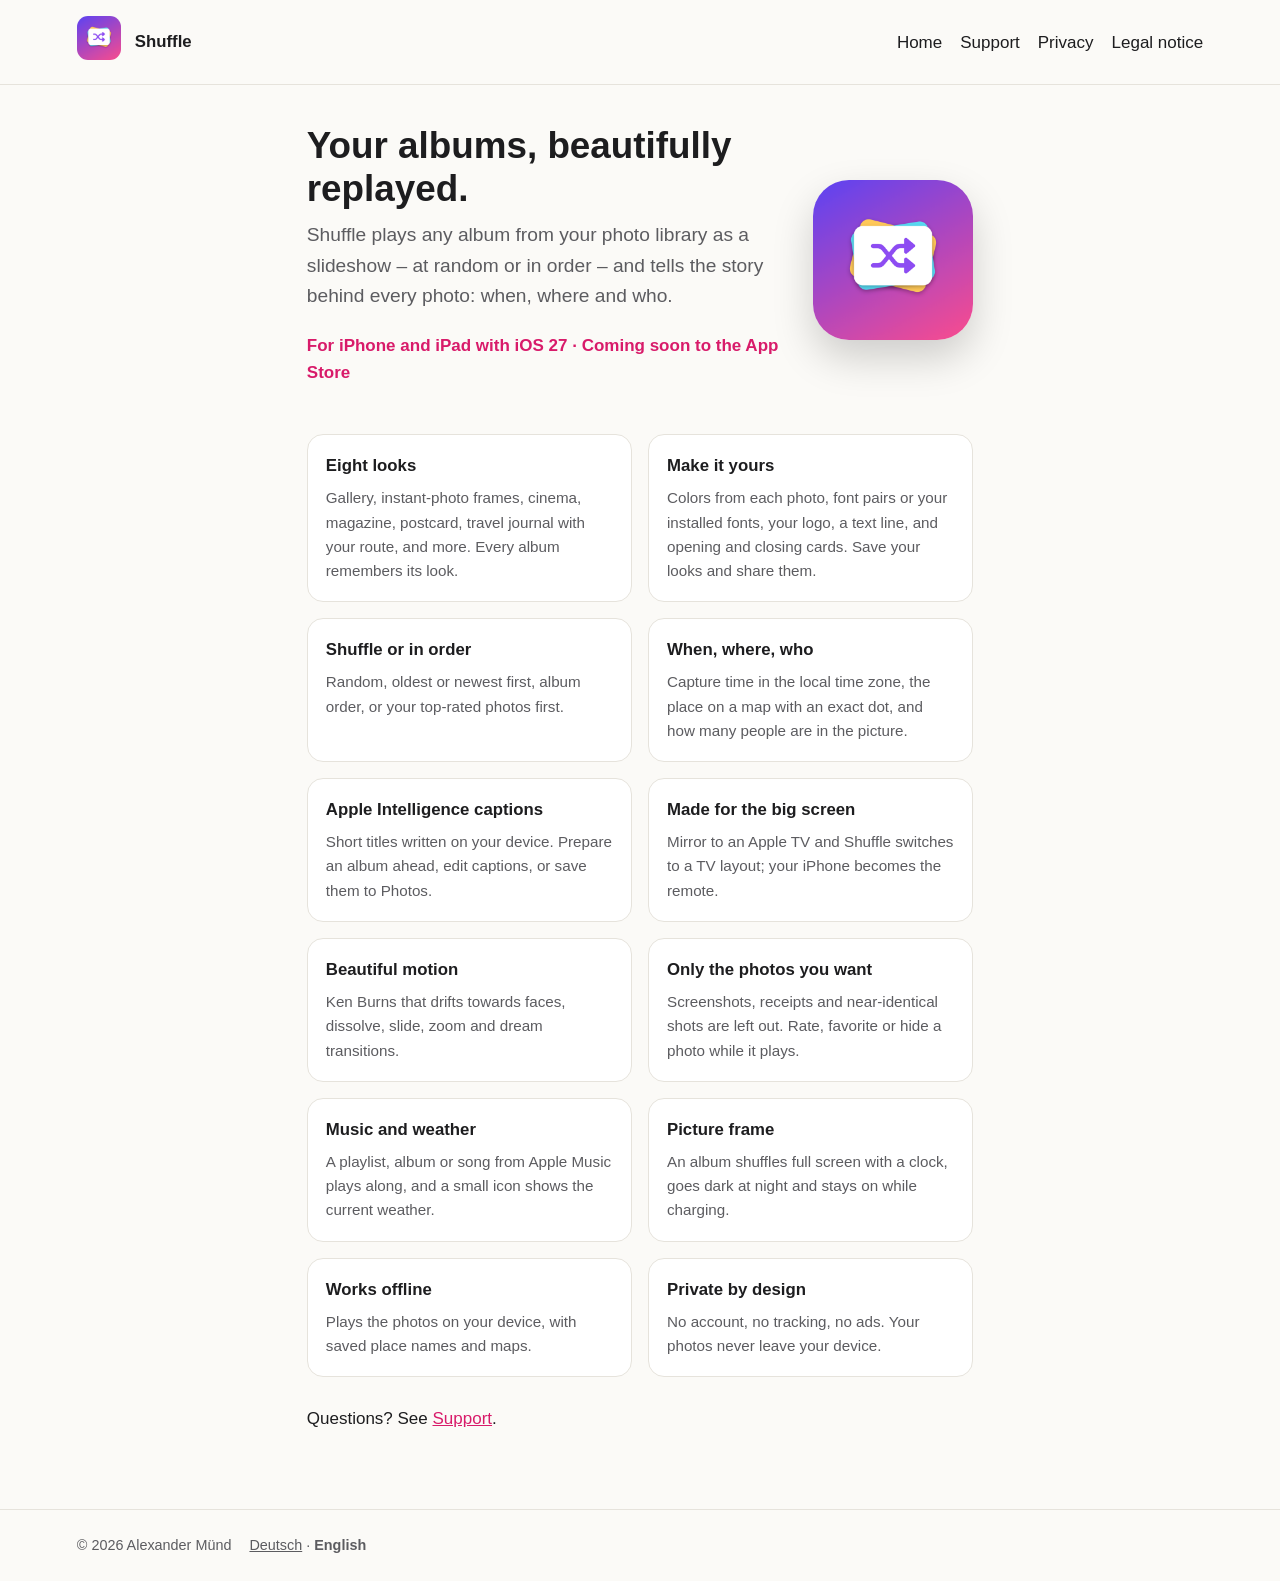
<file: index.html>
<!doctype html><html lang="en"><head><meta charset="utf-8"><meta name="viewport" content="width=device-width,initial-scale=1">
<link rel="stylesheet" href="style.css"><link rel="icon" href="favicon.png"><link rel="apple-touch-icon" href="apple-touch-icon.png">
<title>Shuffle – Photo Slideshows for iPhone, iPad and Apple TV</title><meta name="description" content="Play any photo album as a beautiful slideshow, shuffled or in order, with the story behind every photo."><link rel="alternate" hreflang="en" href="https://alymnd.github.io/shuffle-app/index.html"><link rel="alternate" hreflang="de" href="https://alymnd.github.io/shuffle-app/de/index.html"></head><body><header><a href="index.html"><img src="icon.png" alt=""></a><strong>Shuffle</strong><nav><a href="index.html">Home</a><a href="support.html">Support</a><a href="privacy.html">Privacy</a><a href="impressum.html">Legal notice</a></nav></header><main>
<div class="hero"><div><h1>Your albums, beautifully replayed.</h1>
<p class="lead">Shuffle plays any album from your photo library as a slideshow – at random or in order – and tells the story behind every photo: when, where and who.</p>
<p class="avail">For iPhone and iPad with iOS 27 · Coming soon to the App Store</p></div><img src="icon.png" alt="Shuffle app icon"></div>
<div class="grid">
<div class="card"><h3>Eight looks</h3><p>Gallery, instant-photo frames, cinema, magazine, postcard, travel journal with your route, and more. Every album remembers its look.</p></div>
<div class="card"><h3>Make it yours</h3><p>Colors from each photo, font pairs or your installed fonts, your logo, a text line, and opening and closing cards. Save your looks and share them.</p></div>
<div class="card"><h3>Shuffle or in order</h3><p>Random, oldest or newest first, album order, or your top-rated photos first.</p></div>
<div class="card"><h3>When, where, who</h3><p>Capture time in the local time zone, the place on a map with an exact dot, and how many people are in the picture.</p></div>
<div class="card"><h3>Apple Intelligence captions</h3><p>Short titles written on your device. Prepare an album ahead, edit captions, or save them to Photos.</p></div>
<div class="card"><h3>Made for the big screen</h3><p>Mirror to an Apple TV and Shuffle switches to a TV layout; your iPhone becomes the remote.</p></div>
<div class="card"><h3>Beautiful motion</h3><p>Ken Burns that drifts towards faces, dissolve, slide, zoom and dream transitions.</p></div>
<div class="card"><h3>Only the photos you want</h3><p>Screenshots, receipts and near-identical shots are left out. Rate, favorite or hide a photo while it plays.</p></div>
<div class="card"><h3>Music and weather</h3><p>A playlist, album or song from Apple Music plays along, and a small icon shows the current weather.</p></div>
<div class="card"><h3>Picture frame</h3><p>An album shuffles full screen with a clock, goes dark at night and stays on while charging.</p></div>
<div class="card"><h3>Works offline</h3><p>Plays the photos on your device, with saved place names and maps.</p></div>
<div class="card"><h3>Private by design</h3><p>No account, no tracking, no ads. Your photos never leave your device.</p></div>
</div>
<p>Questions? See <a href="support.html">Support</a>.</p>
</main><footer><span>© 2026 Alexander Münd</span><span><a href="de/index.html" hreflang="de">Deutsch</a> · <strong>English</strong></span></footer></body></html>
</file>
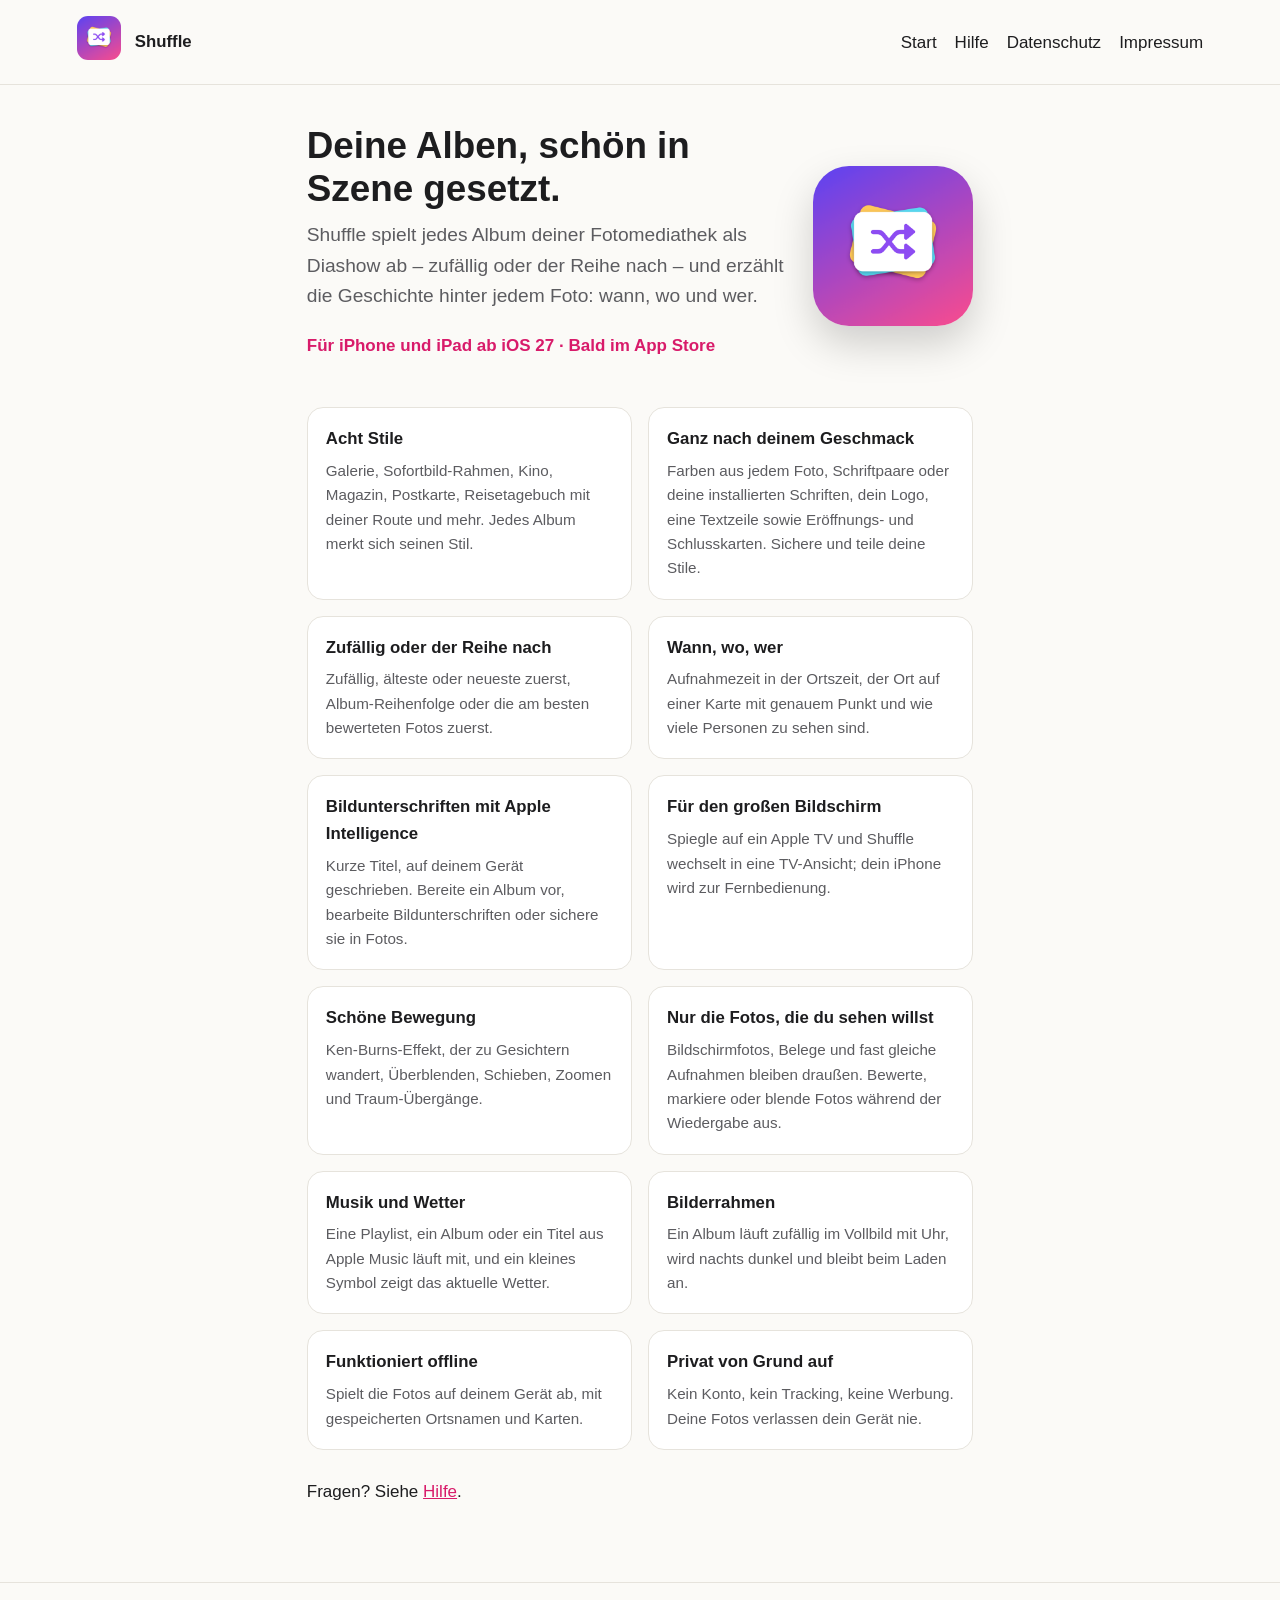
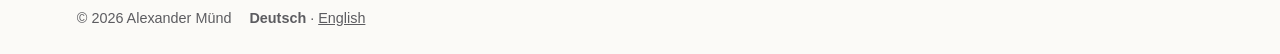
<file: de/index.html>
<!doctype html><html lang="de"><head><meta charset="utf-8"><meta name="viewport" content="width=device-width,initial-scale=1">
<link rel="stylesheet" href="../style.css"><link rel="icon" href="../favicon.png"><link rel="apple-touch-icon" href="../apple-touch-icon.png">
<title>Shuffle – Foto-Diashows für iPhone, iPad und Apple TV</title><meta name="description" content="Spiele jedes Fotoalbum als schöne Diashow ab, zufällig oder der Reihe nach, mit der Geschichte hinter jedem Foto."><link rel="alternate" hreflang="en" href="https://alymnd.github.io/shuffle-app/index.html"><link rel="alternate" hreflang="de" href="https://alymnd.github.io/shuffle-app/de/index.html"></head><body><header><a href="../de/index.html"><img src="../icon.png" alt=""></a><strong>Shuffle</strong><nav><a href="../de/index.html">Start</a><a href="../de/hilfe.html">Hilfe</a><a href="../datenschutz.html">Datenschutz</a><a href="../impressum.html">Impressum</a></nav></header><main>
<div class="hero"><div><h1>Deine Alben, schön in Szene gesetzt.</h1>
<p class="lead">Shuffle spielt jedes Album deiner Fotomediathek als Diashow ab – zufällig oder der Reihe nach – und erzählt die Geschichte hinter jedem Foto: wann, wo und wer.</p>
<p class="avail">Für iPhone und iPad ab iOS 27 · Bald im App Store</p></div><img src="../icon.png" alt="App-Symbol von Shuffle"></div>
<div class="grid">
<div class="card"><h3>Acht Stile</h3><p>Galerie, Sofortbild-Rahmen, Kino, Magazin, Postkarte, Reisetagebuch mit deiner Route und mehr. Jedes Album merkt sich seinen Stil.</p></div>
<div class="card"><h3>Ganz nach deinem Geschmack</h3><p>Farben aus jedem Foto, Schriftpaare oder deine installierten Schriften, dein Logo, eine Textzeile sowie Eröffnungs- und Schlusskarten. Sichere und teile deine Stile.</p></div>
<div class="card"><h3>Zufällig oder der Reihe nach</h3><p>Zufällig, älteste oder neueste zuerst, Album-Reihenfolge oder die am besten bewerteten Fotos zuerst.</p></div>
<div class="card"><h3>Wann, wo, wer</h3><p>Aufnahmezeit in der Ortszeit, der Ort auf einer Karte mit genauem Punkt und wie viele Personen zu sehen sind.</p></div>
<div class="card"><h3>Bildunterschriften mit Apple Intelligence</h3><p>Kurze Titel, auf deinem Gerät geschrieben. Bereite ein Album vor, bearbeite Bildunterschriften oder sichere sie in Fotos.</p></div>
<div class="card"><h3>Für den großen Bildschirm</h3><p>Spiegle auf ein Apple TV und Shuffle wechselt in eine TV-Ansicht; dein iPhone wird zur Fernbedienung.</p></div>
<div class="card"><h3>Schöne Bewegung</h3><p>Ken-Burns-Effekt, der zu Gesichtern wandert, Überblenden, Schieben, Zoomen und Traum-Übergänge.</p></div>
<div class="card"><h3>Nur die Fotos, die du sehen willst</h3><p>Bildschirmfotos, Belege und fast gleiche Aufnahmen bleiben draußen. Bewerte, markiere oder blende Fotos während der Wiedergabe aus.</p></div>
<div class="card"><h3>Musik und Wetter</h3><p>Eine Playlist, ein Album oder ein Titel aus Apple Music läuft mit, und ein kleines Symbol zeigt das aktuelle Wetter.</p></div>
<div class="card"><h3>Bilderrahmen</h3><p>Ein Album läuft zufällig im Vollbild mit Uhr, wird nachts dunkel und bleibt beim Laden an.</p></div>
<div class="card"><h3>Funktioniert offline</h3><p>Spielt die Fotos auf deinem Gerät ab, mit gespeicherten Ortsnamen und Karten.</p></div>
<div class="card"><h3>Privat von Grund auf</h3><p>Kein Konto, kein Tracking, keine Werbung. Deine Fotos verlassen dein Gerät nie.</p></div>
</div>
<p>Fragen? Siehe <a href="hilfe.html">Hilfe</a>.</p>
</main><footer><span>© 2026 Alexander Münd</span><span><strong>Deutsch</strong> · <a href="../index.html" hreflang="en">English</a></span></footer></body></html>
</file>
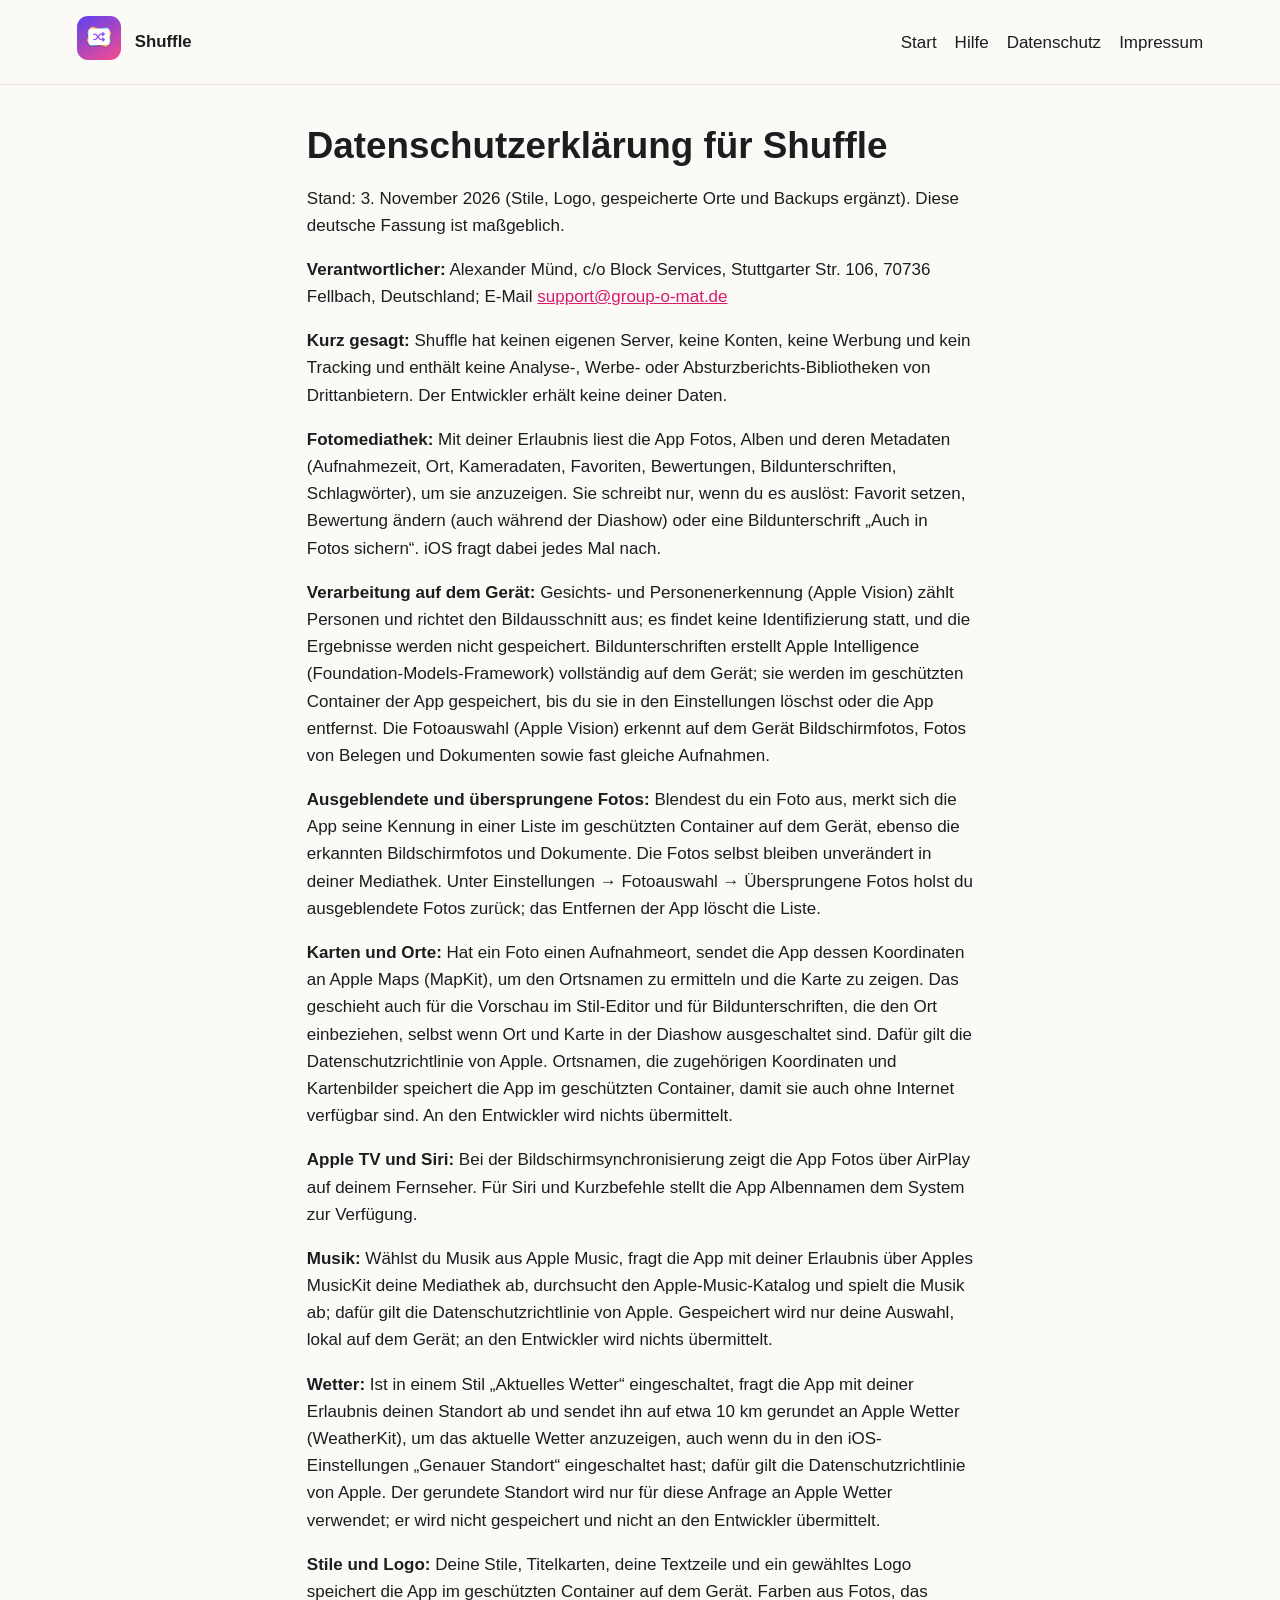
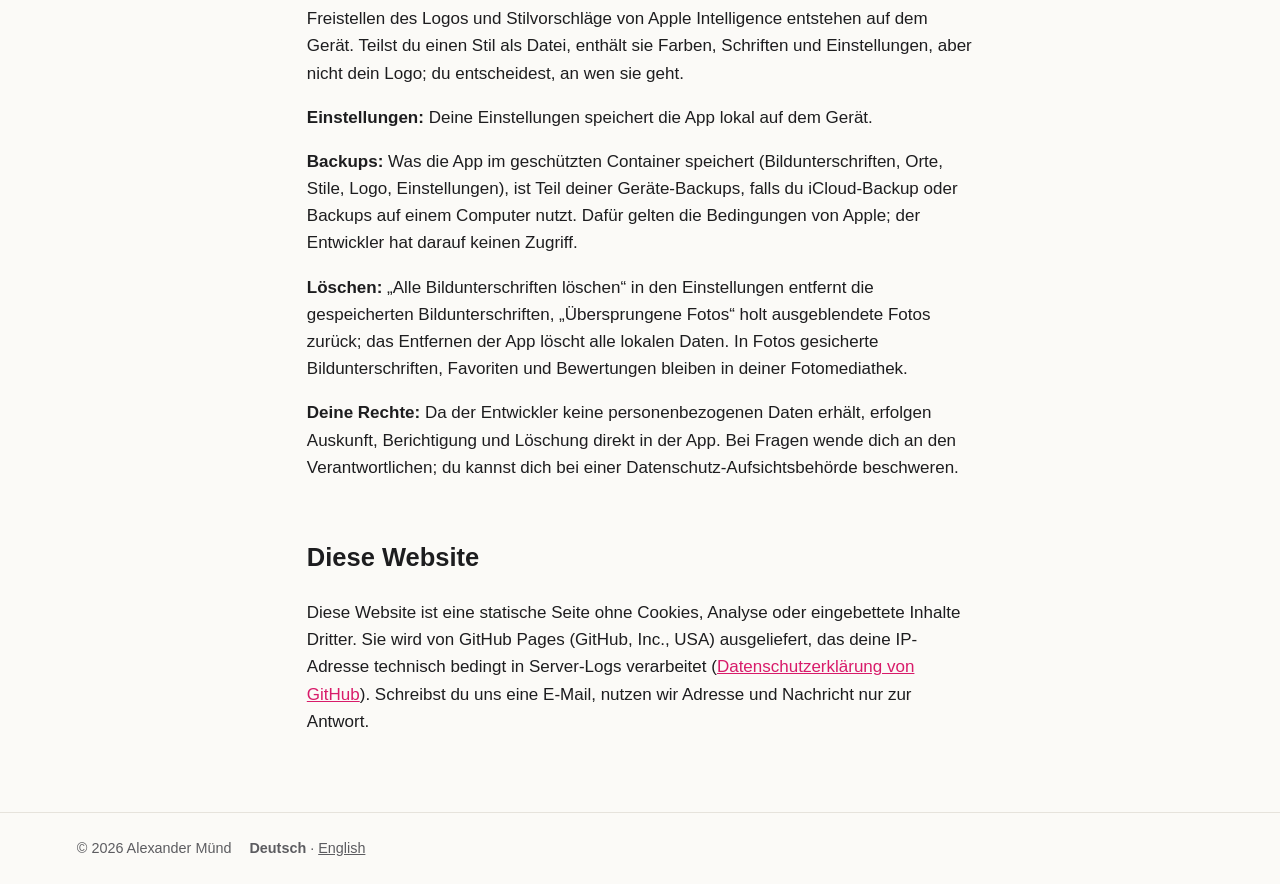
<file: datenschutz.html>
<!doctype html><html lang="de"><head><meta charset="utf-8"><meta name="viewport" content="width=device-width,initial-scale=1">
<link rel="stylesheet" href="style.css"><link rel="icon" href="favicon.png"><link rel="apple-touch-icon" href="apple-touch-icon.png">
<title>Datenschutzerklärung – Shuffle</title><meta name="description" content="Datenschutzerklärung der App Shuffle und dieser Website."><link rel="alternate" hreflang="de" href="https://alymnd.github.io/shuffle-app/datenschutz.html"><link rel="alternate" hreflang="en" href="https://alymnd.github.io/shuffle-app/privacy.html"></head><body><header><a href="de/index.html"><img src="icon.png" alt=""></a><strong>Shuffle</strong><nav><a href="de/index.html">Start</a><a href="de/hilfe.html">Hilfe</a><a href="datenschutz.html">Datenschutz</a><a href="impressum.html">Impressum</a></nav></header><main>
<h1>Datenschutzerklärung für Shuffle</h1>
<p>Stand: 3. November 2026 (Stile, Logo, gespeicherte Orte und Backups ergänzt). Diese deutsche Fassung ist maßgeblich.</p>
<p><strong>Verantwortlicher:</strong> Alexander Münd, c/o Block Services, Stuttgarter Str. 106, 70736 Fellbach, Deutschland; E-Mail <a href="mailto:support@group-o-mat.de">support@group-o-mat.de</a></p>
<p><strong>Kurz gesagt:</strong> Shuffle hat keinen eigenen Server, keine Konten, keine Werbung und kein Tracking und enthält keine Analyse-, Werbe- oder Absturzberichts-Bibliotheken von Drittanbietern. Der Entwickler erhält keine deiner Daten.</p>
<p><strong>Fotomediathek:</strong> Mit deiner Erlaubnis liest die App Fotos, Alben und deren Metadaten (Aufnahmezeit, Ort, Kameradaten, Favoriten, Bewertungen, Bildunterschriften, Schlagwörter), um sie anzuzeigen. Sie schreibt nur, wenn du es auslöst: Favorit setzen, Bewertung ändern (auch während der Diashow) oder eine Bildunterschrift „Auch in Fotos sichern“. iOS fragt dabei jedes Mal nach.</p>
<p><strong>Verarbeitung auf dem Gerät:</strong> Gesichts- und Personenerkennung (Apple Vision) zählt Personen und richtet den Bildausschnitt aus; es findet keine Identifizierung statt, und die Ergebnisse werden nicht gespeichert. Bildunterschriften erstellt Apple Intelligence (Foundation-Models-Framework) vollständig auf dem Gerät; sie werden im geschützten Container der App gespeichert, bis du sie in den Einstellungen löschst oder die App entfernst. Die Fotoauswahl (Apple Vision) erkennt auf dem Gerät Bildschirmfotos, Fotos von Belegen und Dokumenten sowie fast gleiche Aufnahmen.</p>
<p><strong>Ausgeblendete und übersprungene Fotos:</strong> Blendest du ein Foto aus, merkt sich die App seine Kennung in einer Liste im geschützten Container auf dem Gerät, ebenso die erkannten Bildschirmfotos und Dokumente. Die Fotos selbst bleiben unverändert in deiner Mediathek. Unter Einstellungen → Fotoauswahl → Übersprungene Fotos holst du ausgeblendete Fotos zurück; das Entfernen der App löscht die Liste.</p>
<p><strong>Karten und Orte:</strong> Hat ein Foto einen Aufnahmeort, sendet die App dessen Koordinaten an Apple Maps (MapKit), um den Ortsnamen zu ermitteln und die Karte zu zeigen. Das geschieht auch für die Vorschau im Stil-Editor und für Bildunterschriften, die den Ort einbeziehen, selbst wenn Ort und Karte in der Diashow ausgeschaltet sind. Dafür gilt die Datenschutzrichtlinie von Apple. Ortsnamen, die zugehörigen Koordinaten und Kartenbilder speichert die App im geschützten Container, damit sie auch ohne Internet verfügbar sind. An den Entwickler wird nichts übermittelt.</p>
<p><strong>Apple TV und Siri:</strong> Bei der Bildschirmsynchronisierung zeigt die App Fotos über AirPlay auf deinem Fernseher. Für Siri und Kurzbefehle stellt die App Albennamen dem System zur Verfügung.</p>
<p><strong>Musik:</strong> Wählst du Musik aus Apple Music, fragt die App mit deiner Erlaubnis über Apples MusicKit deine Mediathek ab, durchsucht den Apple-Music-Katalog und spielt die Musik ab; dafür gilt die Datenschutzrichtlinie von Apple. Gespeichert wird nur deine Auswahl, lokal auf dem Gerät; an den Entwickler wird nichts übermittelt.</p>
<p><strong>Wetter:</strong> Ist in einem Stil „Aktuelles Wetter“ eingeschaltet, fragt die App mit deiner Erlaubnis deinen Standort ab und sendet ihn auf etwa 10 km gerundet an Apple Wetter (WeatherKit), um das aktuelle Wetter anzuzeigen, auch wenn du in den iOS-Einstellungen „Genauer Standort“ eingeschaltet hast; dafür gilt die Datenschutzrichtlinie von Apple. Der gerundete Standort wird nur für diese Anfrage an Apple Wetter verwendet; er wird nicht gespeichert und nicht an den Entwickler übermittelt.</p>
<p><strong>Stile und Logo:</strong> Deine Stile, Titelkarten, deine Textzeile und ein gewähltes Logo speichert die App im geschützten Container auf dem Gerät. Farben aus Fotos, das Freistellen des Logos und Stilvorschläge von Apple Intelligence entstehen auf dem Gerät. Teilst du einen Stil als Datei, enthält sie Farben, Schriften und Einstellungen, aber nicht dein Logo; du entscheidest, an wen sie geht.</p>
<p><strong>Einstellungen:</strong> Deine Einstellungen speichert die App lokal auf dem Gerät.</p>
<p><strong>Backups:</strong> Was die App im geschützten Container speichert (Bildunterschriften, Orte, Stile, Logo, Einstellungen), ist Teil deiner Geräte-Backups, falls du iCloud-Backup oder Backups auf einem Computer nutzt. Dafür gelten die Bedingungen von Apple; der Entwickler hat darauf keinen Zugriff.</p>
<p><strong>Löschen:</strong> „Alle Bildunterschriften löschen“ in den Einstellungen entfernt die gespeicherten Bildunterschriften, „Übersprungene Fotos“ holt ausgeblendete Fotos zurück; das Entfernen der App löscht alle lokalen Daten. In Fotos gesicherte Bildunterschriften, Favoriten und Bewertungen bleiben in deiner Fotomediathek.</p>
<p><strong>Deine Rechte:</strong> Da der Entwickler keine personenbezogenen Daten erhält, erfolgen Auskunft, Berichtigung und Löschung direkt in der App. Bei Fragen wende dich an den Verantwortlichen; du kannst dich bei einer Datenschutz-Aufsichtsbehörde beschweren.</p>
<h2>Diese Website</h2><p>Diese Website ist eine statische Seite ohne Cookies, Analyse oder eingebettete Inhalte Dritter. Sie wird von GitHub Pages (GitHub, Inc., USA) ausgeliefert, das deine IP-Adresse technisch bedingt in Server-Logs verarbeitet (<a href="https://docs.github.com/de/site-policy/privacy-policies/github-general-privacy-statement">Datenschutzerklärung von GitHub</a>). Schreibst du uns eine E-Mail, nutzen wir Adresse und Nachricht nur zur Antwort.</p>
</main><footer><span>© 2026 Alexander Münd</span><span><strong>Deutsch</strong> · <a href="privacy.html" hreflang="en">English</a></span></footer></body></html>
</file>
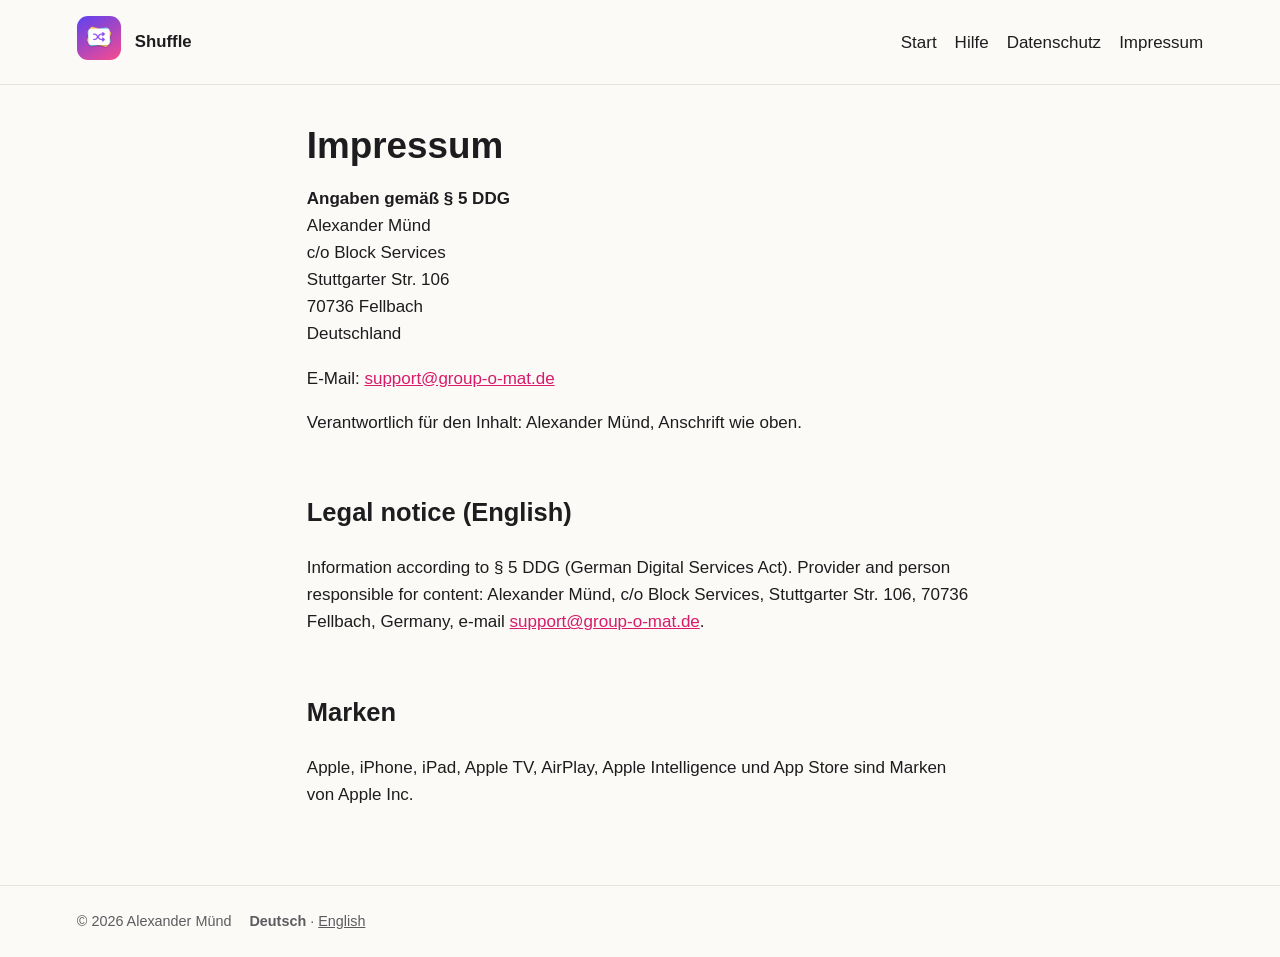
<file: impressum.html>
<!doctype html><html lang="de"><head><meta charset="utf-8"><meta name="viewport" content="width=device-width,initial-scale=1">
<link rel="stylesheet" href="style.css"><link rel="icon" href="favicon.png"><link rel="apple-touch-icon" href="apple-touch-icon.png">
<title>Impressum – Shuffle</title><meta name="description" content="Impressum der Website zur App Shuffle."><link rel="alternate" hreflang="de" href="https://alymnd.github.io/shuffle-app/impressum.html"><link rel="alternate" hreflang="en" href="https://alymnd.github.io/shuffle-app/impressum.html"></head><body><header><a href="de/index.html"><img src="icon.png" alt=""></a><strong>Shuffle</strong><nav><a href="de/index.html">Start</a><a href="de/hilfe.html">Hilfe</a><a href="datenschutz.html">Datenschutz</a><a href="impressum.html">Impressum</a></nav></header><main>
<h1>Impressum</h1>
<p><strong>Angaben gemäß § 5 DDG</strong><br>Alexander Münd<br>c/o Block Services<br>Stuttgarter Str. 106<br>70736 Fellbach<br>Deutschland</p>
<p>E-Mail: <a href="mailto:support@group-o-mat.de">support@group-o-mat.de</a></p>
<p>Verantwortlich für den Inhalt: Alexander Münd, Anschrift wie oben.</p>
<h2>Legal notice (English)</h2>
<p>Information according to § 5 DDG (German Digital Services Act). Provider and person responsible for content: Alexander Münd, c/o Block Services, Stuttgarter Str. 106, 70736 Fellbach, Germany, e-mail <a href="mailto:support@group-o-mat.de">support@group-o-mat.de</a>.</p>
<h2>Marken</h2><p>Apple, iPhone, iPad, Apple TV, AirPlay, Apple Intelligence und App Store sind Marken von Apple Inc.</p>
</main><footer><span>© 2026 Alexander Münd</span><span><strong>Deutsch</strong> · <a href="impressum.html" hreflang="en">English</a></span></footer></body></html>
</file>
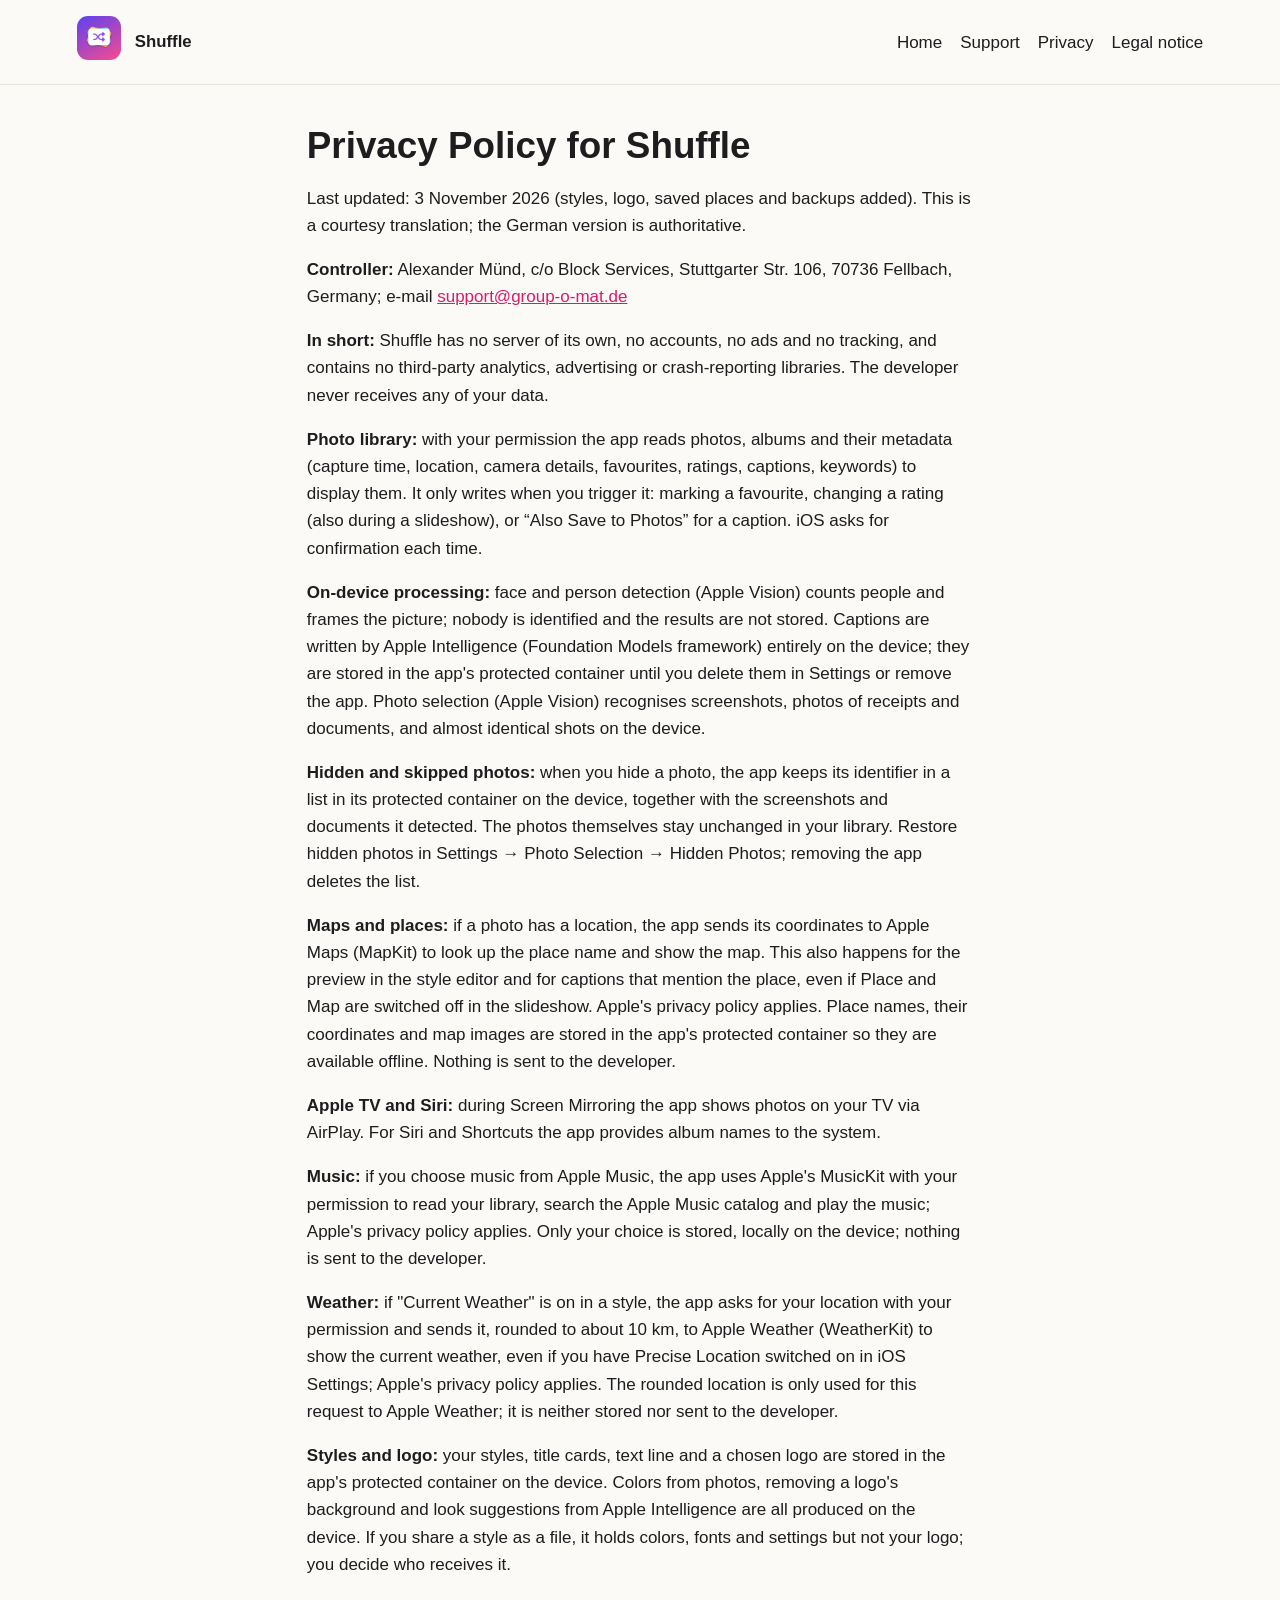
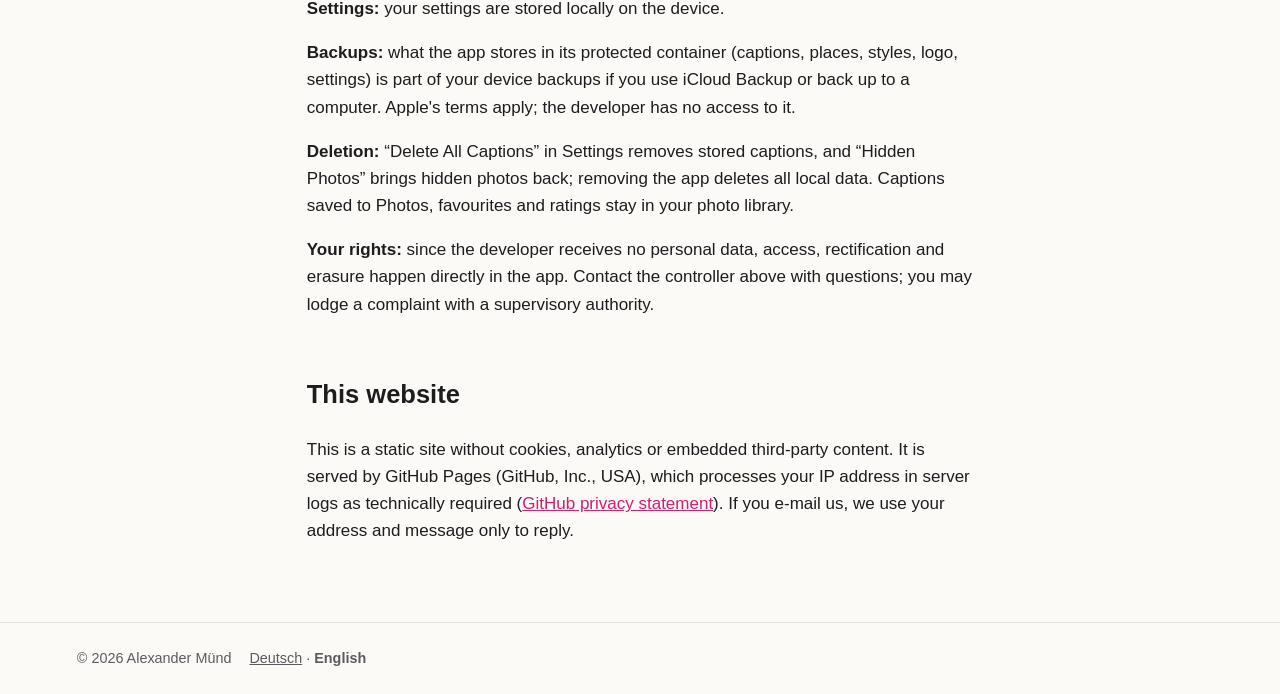
<file: privacy.html>
<!doctype html><html lang="en"><head><meta charset="utf-8"><meta name="viewport" content="width=device-width,initial-scale=1">
<link rel="stylesheet" href="style.css"><link rel="icon" href="favicon.png"><link rel="apple-touch-icon" href="apple-touch-icon.png">
<title>Privacy Policy – Shuffle</title><meta name="description" content="Privacy policy of the Shuffle app and this website."><link rel="alternate" hreflang="de" href="https://alymnd.github.io/shuffle-app/datenschutz.html"><link rel="alternate" hreflang="en" href="https://alymnd.github.io/shuffle-app/privacy.html"></head><body><header><a href="index.html"><img src="icon.png" alt=""></a><strong>Shuffle</strong><nav><a href="index.html">Home</a><a href="support.html">Support</a><a href="privacy.html">Privacy</a><a href="impressum.html">Legal notice</a></nav></header><main>
<h1>Privacy Policy for Shuffle</h1>
<p>Last updated: 3 November 2026 (styles, logo, saved places and backups added). This is a courtesy translation; the German version is authoritative.</p>
<p><strong>Controller:</strong> Alexander Münd, c/o Block Services, Stuttgarter Str. 106, 70736 Fellbach, Germany; e-mail <a href="mailto:support@group-o-mat.de">support@group-o-mat.de</a></p>
<p><strong>In short:</strong> Shuffle has no server of its own, no accounts, no ads and no tracking, and contains no third-party analytics, advertising or crash-reporting libraries. The developer never receives any of your data.</p>
<p><strong>Photo library:</strong> with your permission the app reads photos, albums and their metadata (capture time, location, camera details, favourites, ratings, captions, keywords) to display them. It only writes when you trigger it: marking a favourite, changing a rating (also during a slideshow), or “Also Save to Photos” for a caption. iOS asks for confirmation each time.</p>
<p><strong>On-device processing:</strong> face and person detection (Apple Vision) counts people and frames the picture; nobody is identified and the results are not stored. Captions are written by Apple Intelligence (Foundation Models framework) entirely on the device; they are stored in the app's protected container until you delete them in Settings or remove the app. Photo selection (Apple Vision) recognises screenshots, photos of receipts and documents, and almost identical shots on the device.</p>
<p><strong>Hidden and skipped photos:</strong> when you hide a photo, the app keeps its identifier in a list in its protected container on the device, together with the screenshots and documents it detected. The photos themselves stay unchanged in your library. Restore hidden photos in Settings → Photo Selection → Hidden Photos; removing the app deletes the list.</p>
<p><strong>Maps and places:</strong> if a photo has a location, the app sends its coordinates to Apple Maps (MapKit) to look up the place name and show the map. This also happens for the preview in the style editor and for captions that mention the place, even if Place and Map are switched off in the slideshow. Apple's privacy policy applies. Place names, their coordinates and map images are stored in the app's protected container so they are available offline. Nothing is sent to the developer.</p>
<p><strong>Apple TV and Siri:</strong> during Screen Mirroring the app shows photos on your TV via AirPlay. For Siri and Shortcuts the app provides album names to the system.</p>
<p><strong>Music:</strong> if you choose music from Apple Music, the app uses Apple's MusicKit with your permission to read your library, search the Apple Music catalog and play the music; Apple's privacy policy applies. Only your choice is stored, locally on the device; nothing is sent to the developer.</p>
<p><strong>Weather:</strong> if "Current Weather" is on in a style, the app asks for your location with your permission and sends it, rounded to about 10 km, to Apple Weather (WeatherKit) to show the current weather, even if you have Precise Location switched on in iOS Settings; Apple's privacy policy applies. The rounded location is only used for this request to Apple Weather; it is neither stored nor sent to the developer.</p>
<p><strong>Styles and logo:</strong> your styles, title cards, text line and a chosen logo are stored in the app's protected container on the device. Colors from photos, removing a logo's background and look suggestions from Apple Intelligence are all produced on the device. If you share a style as a file, it holds colors, fonts and settings but not your logo; you decide who receives it.</p>
<p><strong>Settings:</strong> your settings are stored locally on the device.</p>
<p><strong>Backups:</strong> what the app stores in its protected container (captions, places, styles, logo, settings) is part of your device backups if you use iCloud Backup or back up to a computer. Apple's terms apply; the developer has no access to it.</p>
<p><strong>Deletion:</strong> “Delete All Captions” in Settings removes stored captions, and “Hidden Photos” brings hidden photos back; removing the app deletes all local data. Captions saved to Photos, favourites and ratings stay in your photo library.</p>
<p><strong>Your rights:</strong> since the developer receives no personal data, access, rectification and erasure happen directly in the app. Contact the controller above with questions; you may lodge a complaint with a supervisory authority.</p>
<h2>This website</h2><p>This is a static site without cookies, analytics or embedded third-party content. It is served by GitHub Pages (GitHub, Inc., USA), which processes your IP address in server logs as technically required (<a href="https://docs.github.com/en/site-policy/privacy-policies/github-general-privacy-statement">GitHub privacy statement</a>). If you e-mail us, we use your address and message only to reply.</p>
</main><footer><span>© 2026 Alexander Münd</span><span><a href="datenschutz.html" hreflang="de">Deutsch</a> · <strong>English</strong></span></footer></body></html>
</file>
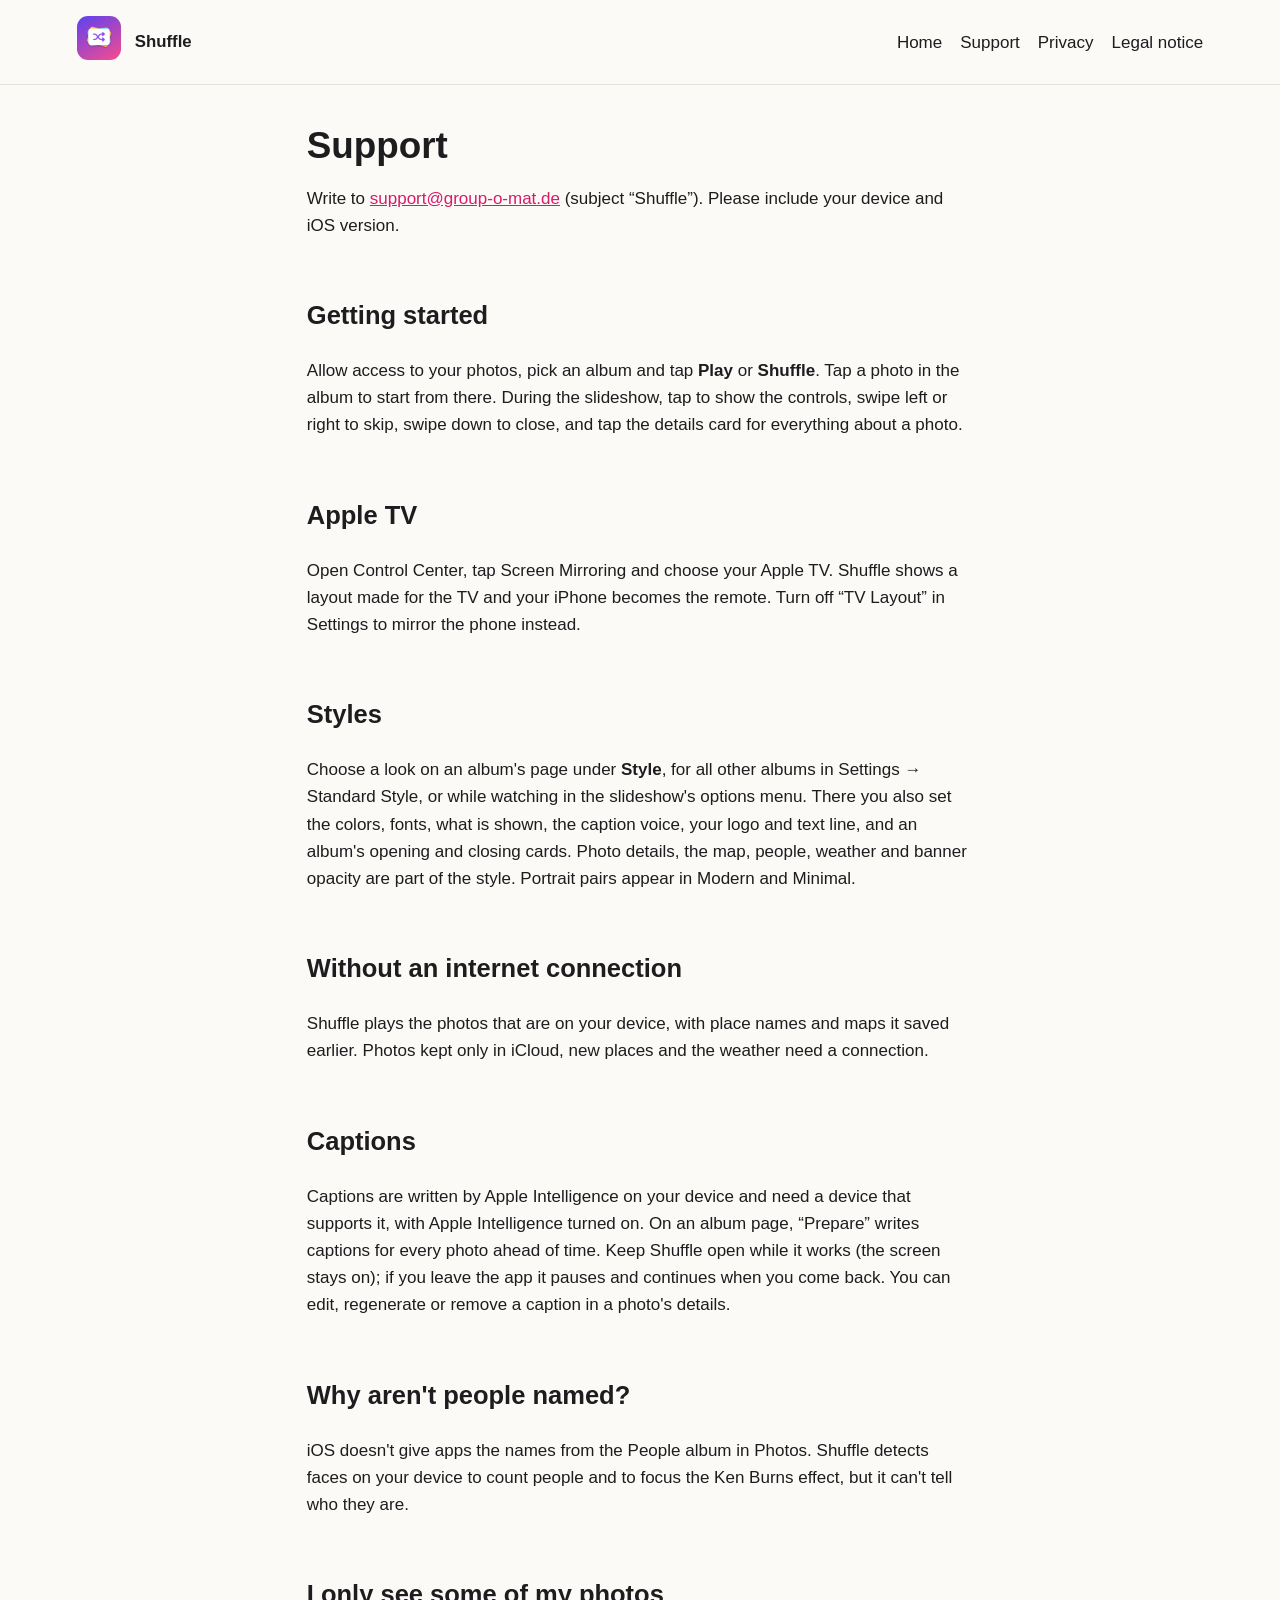
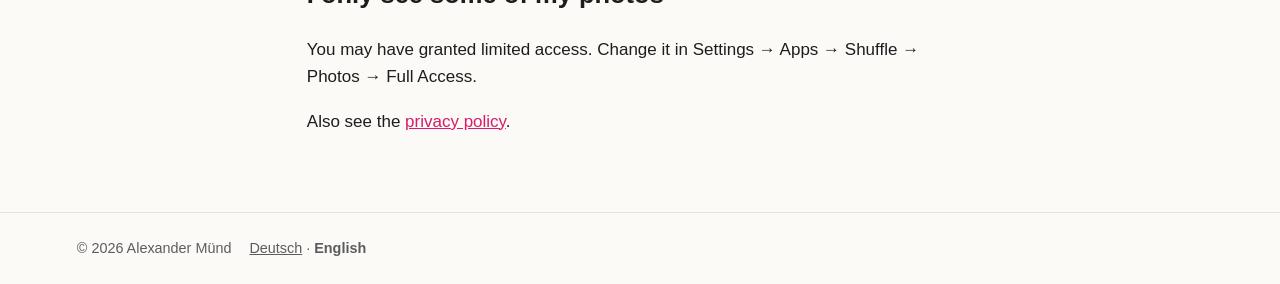
<file: support.html>
<!doctype html><html lang="en"><head><meta charset="utf-8"><meta name="viewport" content="width=device-width,initial-scale=1">
<link rel="stylesheet" href="style.css"><link rel="icon" href="favicon.png"><link rel="apple-touch-icon" href="apple-touch-icon.png">
<title>Support – Shuffle</title><meta name="description" content="Help and contact for the Shuffle app."><link rel="alternate" hreflang="en" href="https://alymnd.github.io/shuffle-app/support.html"><link rel="alternate" hreflang="de" href="https://alymnd.github.io/shuffle-app/de/hilfe.html"></head><body><header><a href="index.html"><img src="icon.png" alt=""></a><strong>Shuffle</strong><nav><a href="index.html">Home</a><a href="support.html">Support</a><a href="privacy.html">Privacy</a><a href="impressum.html">Legal notice</a></nav></header><main>
<h1>Support</h1>
<p>Write to <a href="mailto:support@group-o-mat.de?subject=Shuffle">support@group-o-mat.de</a> (subject “Shuffle”). Please include your device and iOS version.</p>
<h2>Getting started</h2>
<p>Allow access to your photos, pick an album and tap <strong>Play</strong> or <strong>Shuffle</strong>. Tap a photo in the album to start from there. During the slideshow, tap to show the controls, swipe left or right to skip, swipe down to close, and tap the details card for everything about a photo.</p>
<h2>Apple TV</h2>
<p>Open Control Center, tap Screen Mirroring and choose your Apple TV. Shuffle shows a layout made for the TV and your iPhone becomes the remote. Turn off “TV Layout” in Settings to mirror the phone instead.</p>
<h2>Styles</h2>
<p>Choose a look on an album's page under <strong>Style</strong>, for all other albums in Settings → Standard Style, or while watching in the slideshow's options menu. There you also set the colors, fonts, what is shown, the caption voice, your logo and text line, and an album's opening and closing cards. Photo details, the map, people, weather and banner opacity are part of the style. Portrait pairs appear in Modern and Minimal.</p>
<h2>Without an internet connection</h2>
<p>Shuffle plays the photos that are on your device, with place names and maps it saved earlier. Photos kept only in iCloud, new places and the weather need a connection.</p>
<h2>Captions</h2>
<p>Captions are written by Apple Intelligence on your device and need a device that supports it, with Apple Intelligence turned on. On an album page, “Prepare” writes captions for every photo ahead of time. Keep Shuffle open while it works (the screen stays on); if you leave the app it pauses and continues when you come back. You can edit, regenerate or remove a caption in a photo's details.</p>
<h2>Why aren't people named?</h2>
<p>iOS doesn't give apps the names from the People album in Photos. Shuffle detects faces on your device to count people and to focus the Ken Burns effect, but it can't tell who they are.</p>
<h2>I only see some of my photos</h2>
<p>You may have granted limited access. Change it in Settings → Apps → Shuffle → Photos → Full Access.</p>
<p>Also see the <a href="privacy.html">privacy policy</a>.</p>
</main><footer><span>© 2026 Alexander Münd</span><span><a href="de/hilfe.html" hreflang="de">Deutsch</a> · <strong>English</strong></span></footer></body></html>
</file>
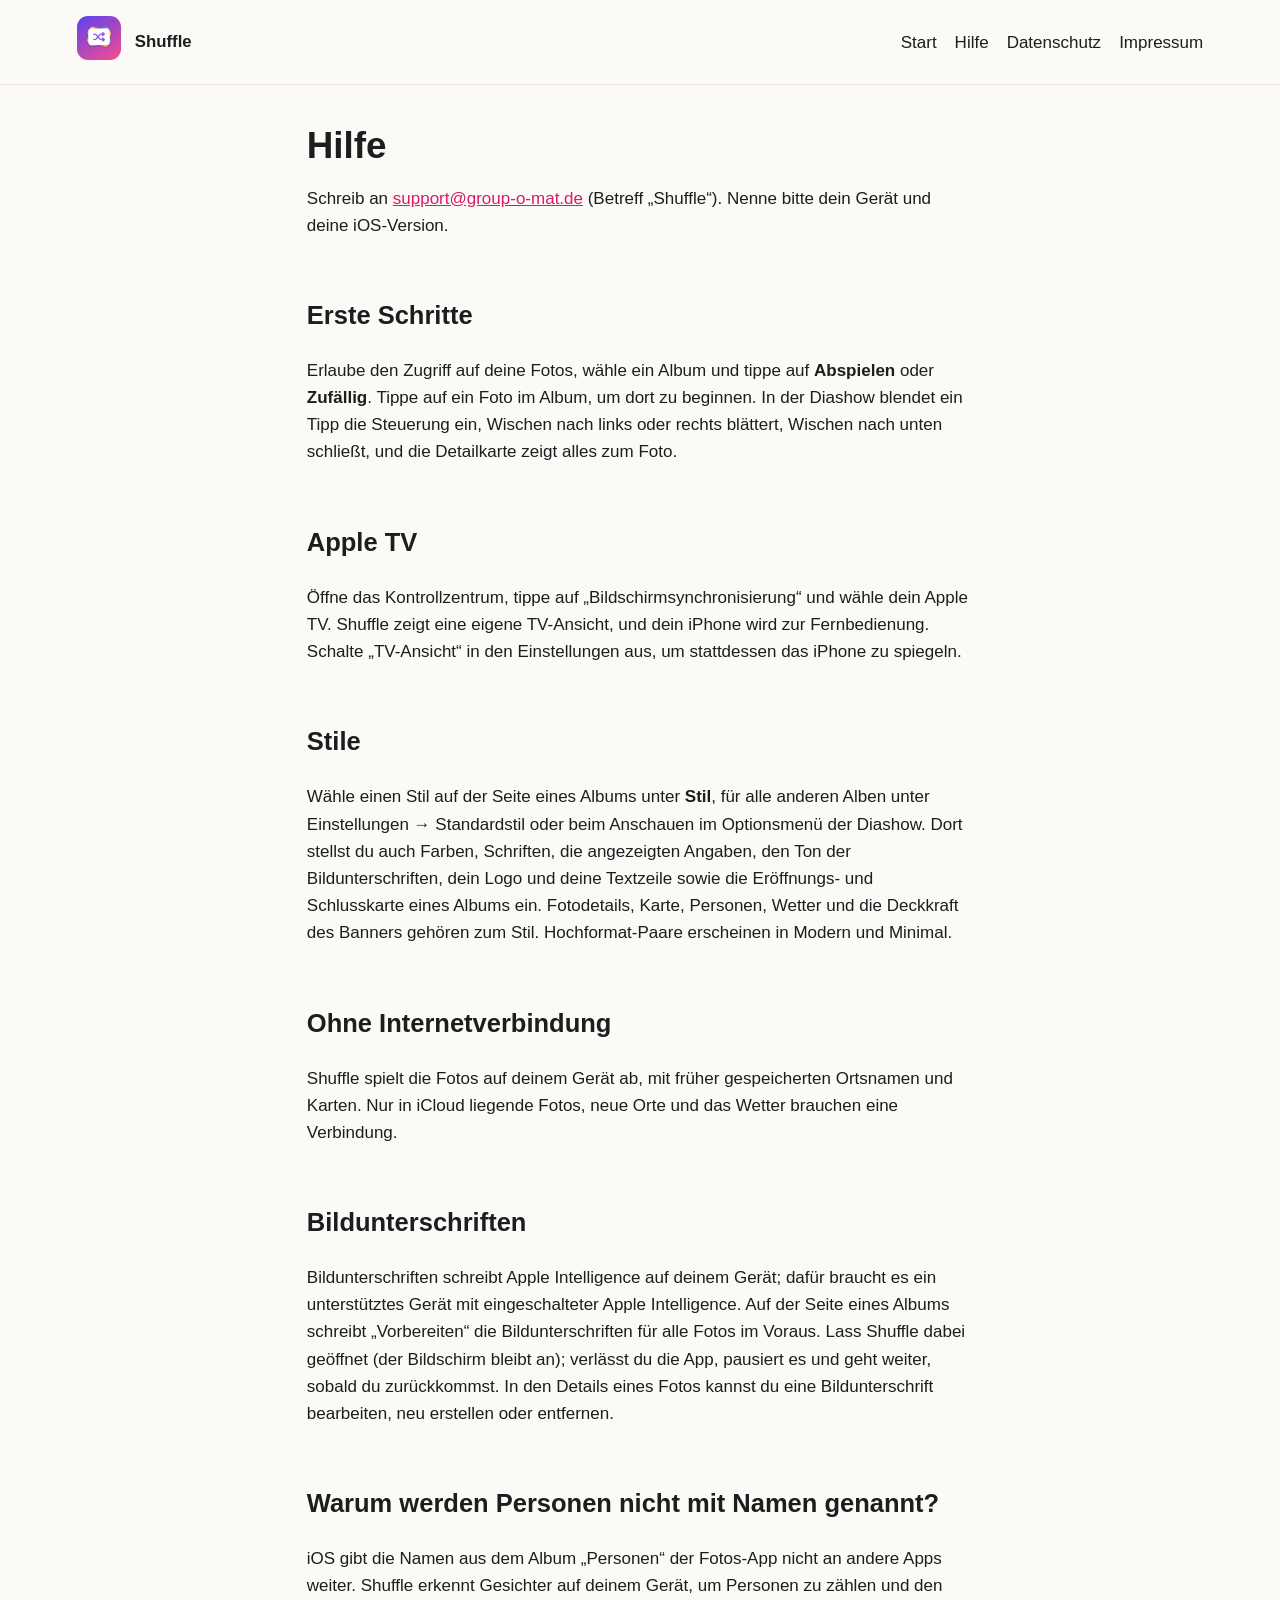
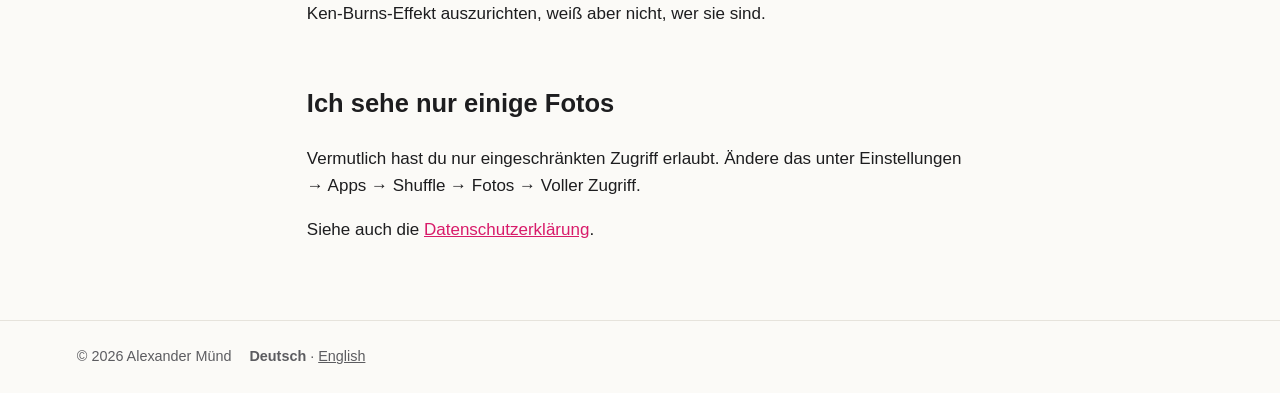
<file: de/hilfe.html>
<!doctype html><html lang="de"><head><meta charset="utf-8"><meta name="viewport" content="width=device-width,initial-scale=1">
<link rel="stylesheet" href="../style.css"><link rel="icon" href="../favicon.png"><link rel="apple-touch-icon" href="../apple-touch-icon.png">
<title>Hilfe – Shuffle</title><meta name="description" content="Hilfe und Kontakt zur App Shuffle."><link rel="alternate" hreflang="en" href="https://alymnd.github.io/shuffle-app/support.html"><link rel="alternate" hreflang="de" href="https://alymnd.github.io/shuffle-app/de/hilfe.html"></head><body><header><a href="../de/index.html"><img src="../icon.png" alt=""></a><strong>Shuffle</strong><nav><a href="../de/index.html">Start</a><a href="../de/hilfe.html">Hilfe</a><a href="../datenschutz.html">Datenschutz</a><a href="../impressum.html">Impressum</a></nav></header><main>
<h1>Hilfe</h1>
<p>Schreib an <a href="mailto:support@group-o-mat.de?subject=Shuffle">support@group-o-mat.de</a> (Betreff „Shuffle“). Nenne bitte dein Gerät und deine iOS-Version.</p>
<h2>Erste Schritte</h2>
<p>Erlaube den Zugriff auf deine Fotos, wähle ein Album und tippe auf <strong>Abspielen</strong> oder <strong>Zufällig</strong>. Tippe auf ein Foto im Album, um dort zu beginnen. In der Diashow blendet ein Tipp die Steuerung ein, Wischen nach links oder rechts blättert, Wischen nach unten schließt, und die Detailkarte zeigt alles zum Foto.</p>
<h2>Apple TV</h2>
<p>Öffne das Kontrollzentrum, tippe auf „Bildschirmsynchronisierung“ und wähle dein Apple TV. Shuffle zeigt eine eigene TV-Ansicht, und dein iPhone wird zur Fernbedienung. Schalte „TV-Ansicht“ in den Einstellungen aus, um stattdessen das iPhone zu spiegeln.</p>
<h2>Stile</h2>
<p>Wähle einen Stil auf der Seite eines Albums unter <strong>Stil</strong>, für alle anderen Alben unter Einstellungen → Standardstil oder beim Anschauen im Optionsmenü der Diashow. Dort stellst du auch Farben, Schriften, die angezeigten Angaben, den Ton der Bildunterschriften, dein Logo und deine Textzeile sowie die Eröffnungs- und Schlusskarte eines Albums ein. Fotodetails, Karte, Personen, Wetter und die Deckkraft des Banners gehören zum Stil. Hochformat-Paare erscheinen in Modern und Minimal.</p>
<h2>Ohne Internetverbindung</h2>
<p>Shuffle spielt die Fotos auf deinem Gerät ab, mit früher gespeicherten Ortsnamen und Karten. Nur in iCloud liegende Fotos, neue Orte und das Wetter brauchen eine Verbindung.</p>
<h2>Bildunterschriften</h2>
<p>Bildunterschriften schreibt Apple Intelligence auf deinem Gerät; dafür braucht es ein unterstütztes Gerät mit eingeschalteter Apple Intelligence. Auf der Seite eines Albums schreibt „Vorbereiten“ die Bildunterschriften für alle Fotos im Voraus. Lass Shuffle dabei geöffnet (der Bildschirm bleibt an); verlässt du die App, pausiert es und geht weiter, sobald du zurückkommst. In den Details eines Fotos kannst du eine Bildunterschrift bearbeiten, neu erstellen oder entfernen.</p>
<h2>Warum werden Personen nicht mit Namen genannt?</h2>
<p>iOS gibt die Namen aus dem Album „Personen“ der Fotos-App nicht an andere Apps weiter. Shuffle erkennt Gesichter auf deinem Gerät, um Personen zu zählen und den Ken-Burns-Effekt auszurichten, weiß aber nicht, wer sie sind.</p>
<h2>Ich sehe nur einige Fotos</h2>
<p>Vermutlich hast du nur eingeschränkten Zugriff erlaubt. Ändere das unter Einstellungen → Apps → Shuffle → Fotos → Voller Zugriff.</p>
<p>Siehe auch die <a href="../datenschutz.html">Datenschutzerklärung</a>.</p>
</main><footer><span>© 2026 Alexander Münd</span><span><strong>Deutsch</strong> · <a href="../support.html" hreflang="en">English</a></span></footer></body></html>
</file>
<file: style.css>
:root{--bg:#fbfaf7;--fg:#1d1d1f;--muted:#5c5c60;--accent:#d81b6a;--card:#fff;--line:#e6e3dc}
@media (prefers-color-scheme:dark){:root{--bg:#141416;--fg:#f2f2f4;--muted:#a5a5ab;--accent:#ff6fa5;--card:#1e1e22;--line:#2c2c31}}
*{box-sizing:border-box}html{color-scheme:light dark}
body{margin:0;background:var(--bg);color:var(--fg);font:17px/1.6 -apple-system,BlinkMacSystemFont,"Segoe UI",Helvetica,Arial,sans-serif}
a{color:var(--accent)}
header{padding:16px 6vw;display:flex;align-items:center;gap:14px;border-bottom:1px solid var(--line);flex-wrap:wrap}
header strong{white-space:nowrap;font-size:1.05rem}
header img{width:44px;height:44px;border-radius:11px}
header nav{margin-left:auto;display:flex;gap:18px;flex-wrap:wrap;justify-content:flex-end}
header nav a{text-decoration:none;color:var(--fg);font-weight:500}
main{max-width:820px;margin:0 auto;padding:40px 6vw 60px}
.hero{display:grid;grid-template-columns:1fr auto;gap:28px;align-items:center;margin-bottom:40px}
.hero>img{width:160px;height:160px;border-radius:36px;box-shadow:0 18px 40px rgba(0,0,0,.18)}
h1{font-size:2.3rem;line-height:1.15;margin:0 0 10px}h2{margin-top:2.2em}h3{margin-top:1.6em}
.lead{font-size:1.2rem;color:var(--muted);margin:0 0 20px}
.avail{margin:0 0 8px;font-weight:600;color:var(--accent)}
.badge{display:inline-block;background:var(--fg);color:var(--bg);padding:10px 18px;border-radius:10px;text-decoration:none;font-weight:600}
.appstore{display:inline-block;margin:6px 0 0;line-height:0}
.appstore img{height:60px;width:auto}
.grid{display:grid;grid-template-columns:repeat(auto-fit,minmax(230px,1fr));gap:16px;margin:28px 0}
.card{background:var(--card);border:1px solid var(--line);border-radius:16px;padding:18px}
.card h3{margin:0 0 6px;font-size:1.05rem}.card p{margin:0;color:var(--muted);font-size:.95rem}
footer{border-top:1px solid var(--line);padding:24px 6vw;color:var(--muted);font-size:.9rem;display:flex;gap:18px;flex-wrap:wrap}
footer a{color:var(--muted)}
.note{background:var(--card);border-left:4px solid var(--accent);padding:12px 16px;border-radius:8px}
@media (max-width:640px){header{gap:10px 12px}header nav{margin-left:0;width:100%;justify-content:flex-start;gap:14px;font-size:.95rem;overflow-x:auto;flex-wrap:nowrap;padding-bottom:2px}header nav a{white-space:nowrap}.hero{grid-template-columns:1fr}.hero>img{width:110px;height:110px;border-radius:26px}h1{font-size:1.8rem}}
</file>
